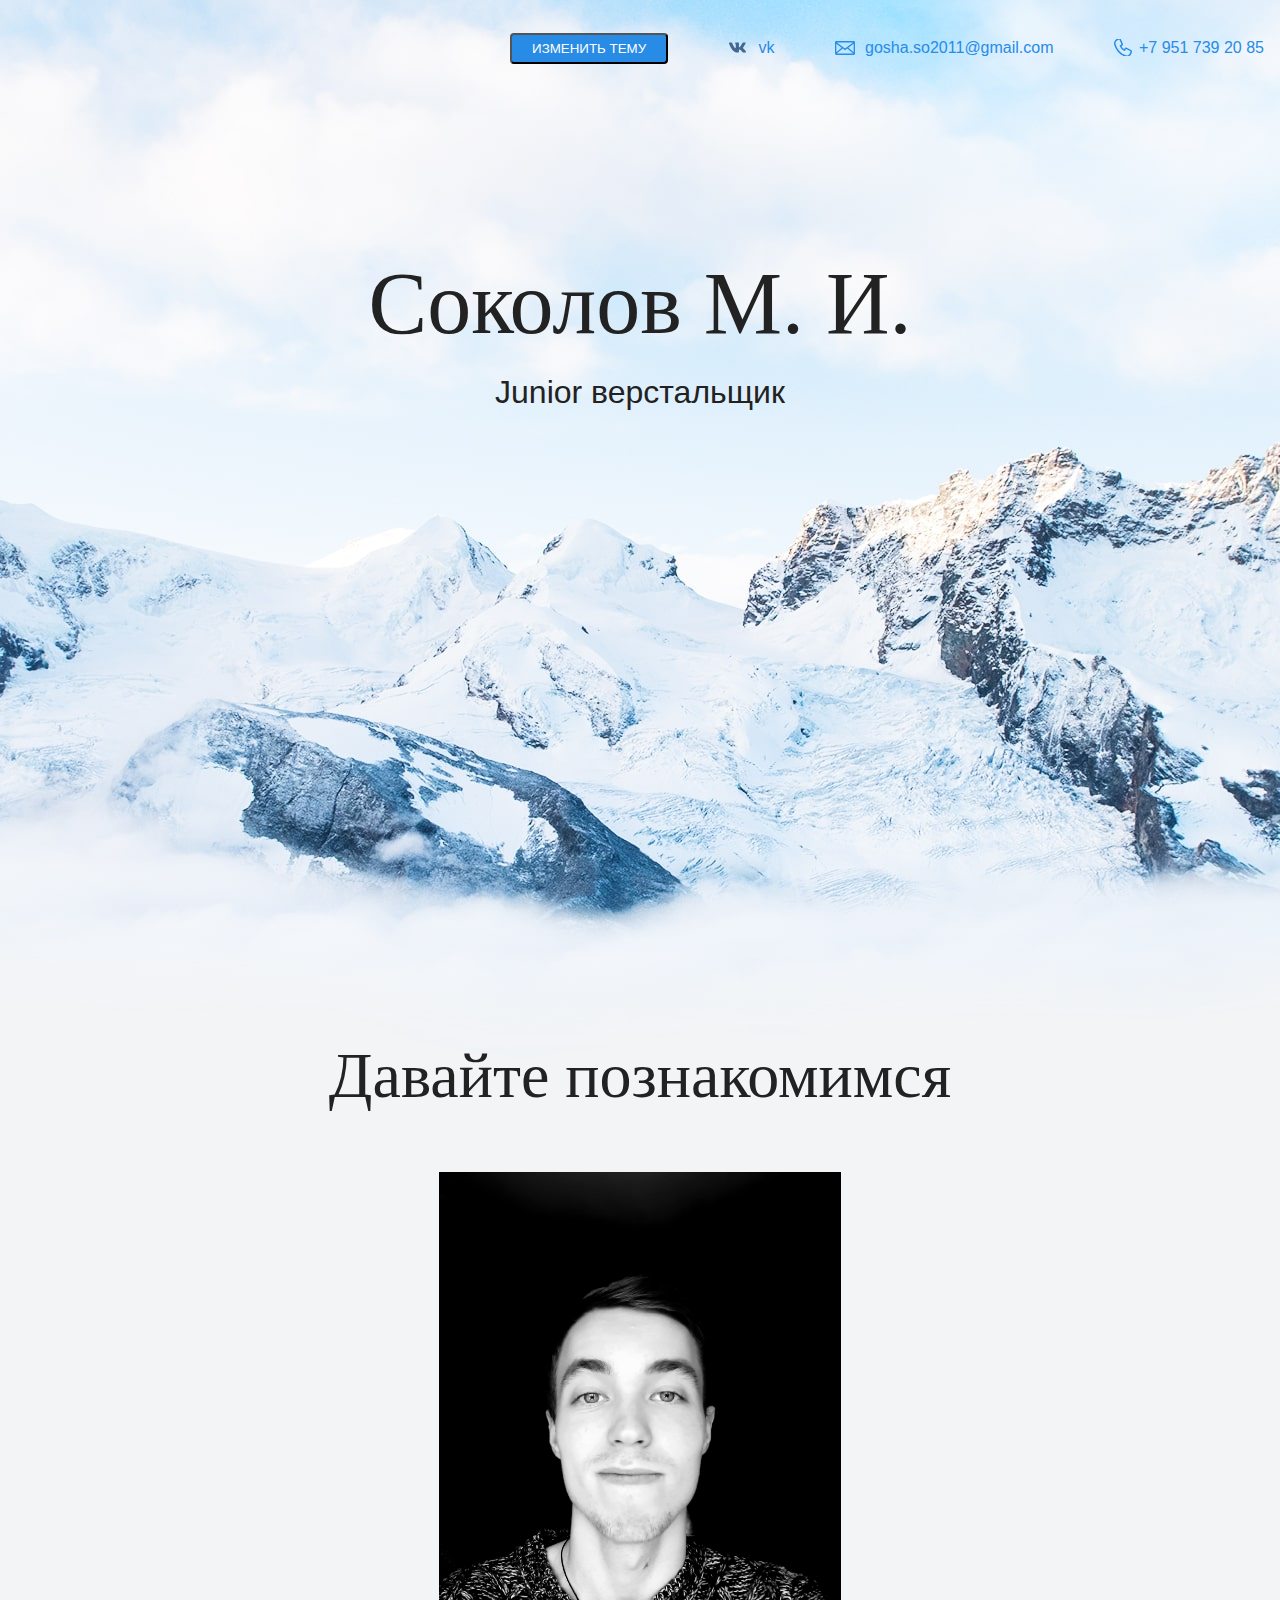
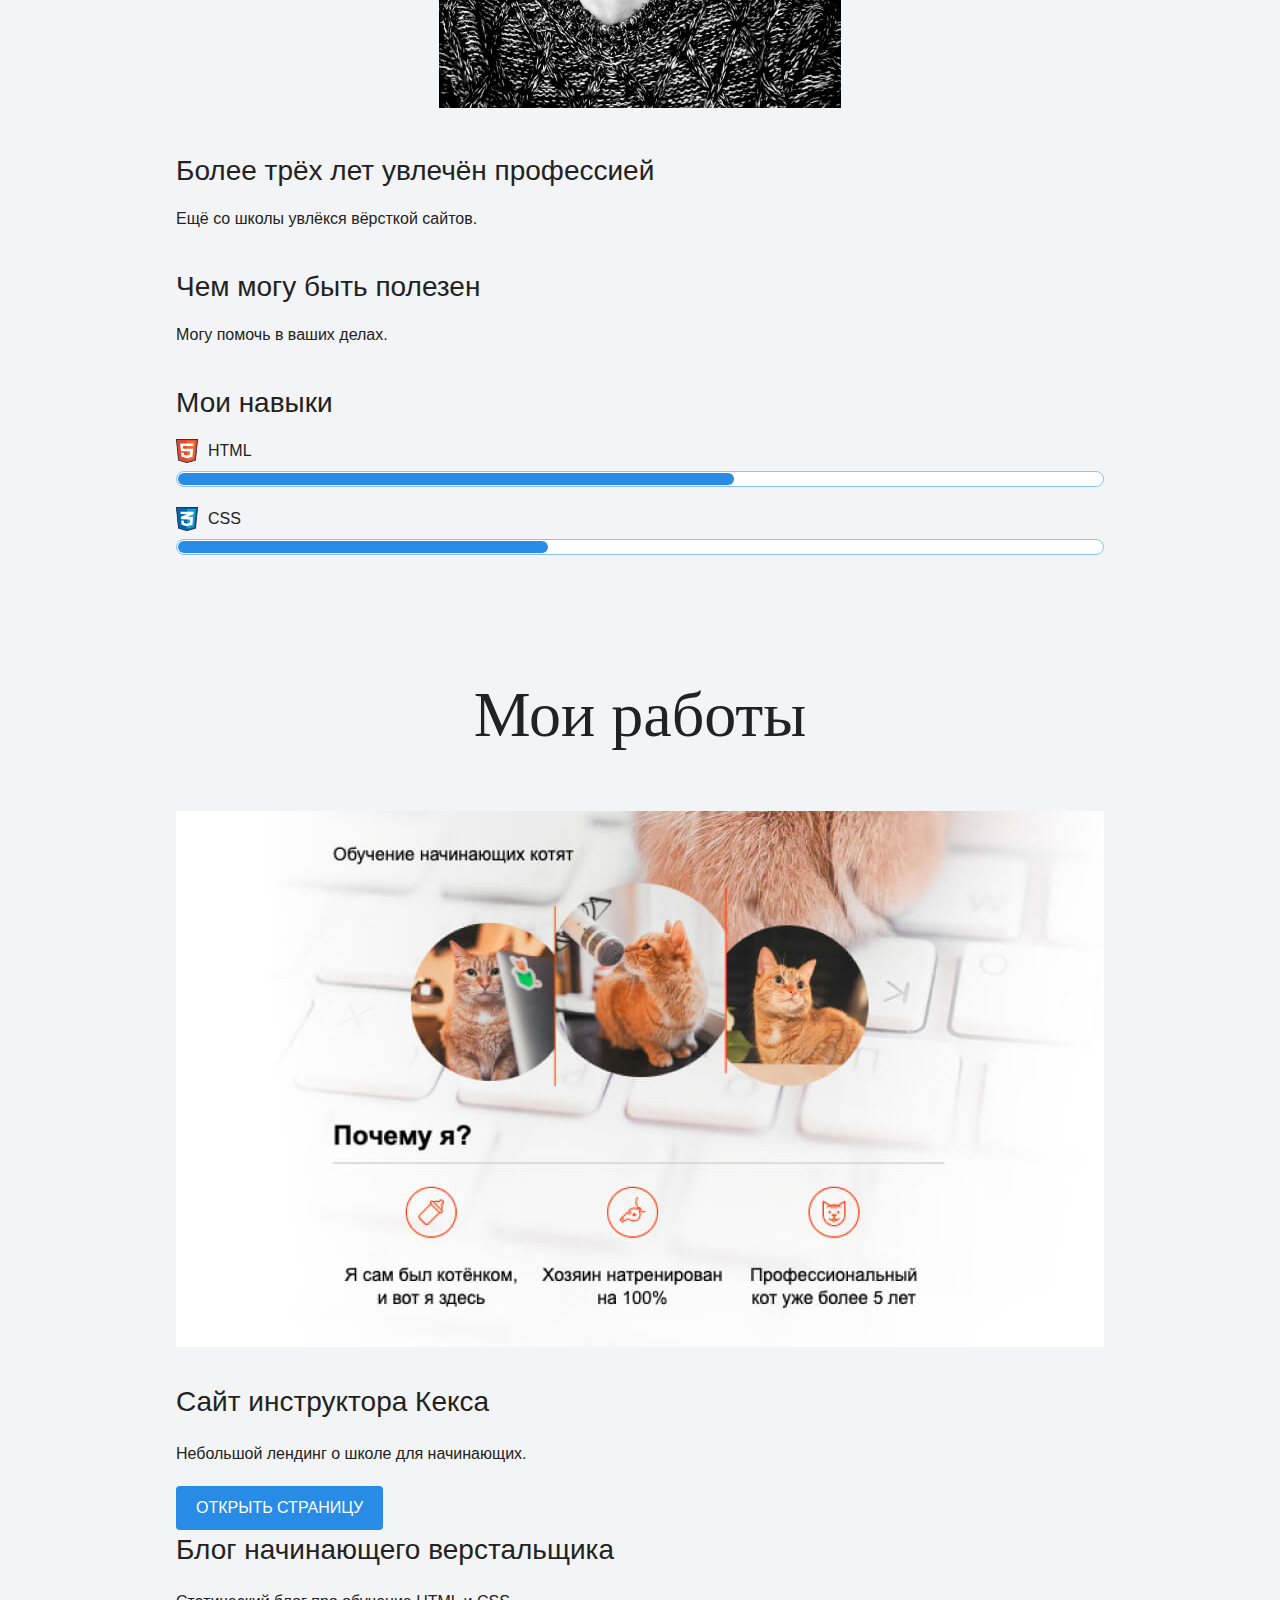
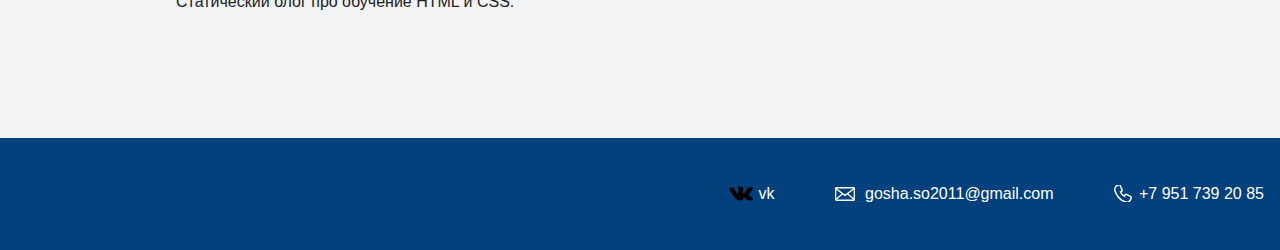
<file: index.html>
<!DOCTYPE html>
<html lang="ru">
  <head>
    <meta name="viewport" content="width=device-width, initial-scale=1">
    <meta charset="UTF-8">
    <link rel="stylesheet" href="style.css">
    <title>Портфолио Junior верстальщика</title>
  </head>

  <body class="page light-theme">
    <header class="page-header">
      <div class="container">
        <button class="theme-button" type="button">Изменить тему</button>
        <a class="header-vk" href="https://www.vk.com/mikle_sokoloff" target="_blank">vk</a>
        <a class="header-email" href="mailto:gosha.so2011@gmail.com">gosha.so2011@gmail.com</a>
        <a class="header-phone" href="tel:+79517392085">+7 951 739 20 85</a>
      </div>
    </header>

    <section class="hero-image">
      <div class="container">
        <h1 class="heading">Соколов М. И.</h1>
        <p>Junior верстальщик</p>
      </div>
    </section>

    <section class="intro">
      <div class="container">
        <h2 class="subheading">Давайте познакомимся</h2>
        <figure class="user-image">
          <img src="files/user.jpg" height="536" alt="Моя фотография">
        </figure>
        <div>
          <h3>Более трёх лет увлечён профессией</h3>
          <p>Ещё со школы увлёкся вёрсткой сайтов.</p>
        </div>
        <div>
          <h3>Чем могу быть полезен</h3>
          <p>Могу помочь в ваших делах.</p>
        </div>
        <div class="skills">
          <h3>Мои навыки</h3>
          <dl class="skills-list">
            <dt class="skill-html">HTML</dt>
            <dd class="level"><div style="width: 60%;">60%</div></dd>
            <dt class="skill-css">CSS</dt>
            <dd class="level"><div style="width: 40%">40%</div></dd>
          </dl>
        </div>
      </div>
    </section>

    <section class="portfolio">
      <div class="container">
        <h2 class="subheading">Мои работы</h2>
        
        <figure class="project-image">
          <img src="files/project.jpg" width="928" height="536" alt="Сайт инструктора Кекса">
        </figure>
        <h3>Сайт инструктора Кекса</h3>
        <p>Небольшой лендинг о школе для начинающих.</p>
        <a class="button" href="source/project/index.html">Открыть страницу</a>

        <h3>Блог начинающего верстальщика</h3>
        <p>Статический блог про обучение HTML и CSS.</p>
      </div>
      </section>

    <footer class="page-footer">
      <div class="container">
        <a class="footer-vk" href="https://www.vk.com/mikle_sokoloff">vk</a>
        <a class="footer-email" href="mailto:gosha.so2011@gmail.com">gosha.so2011@gmail.com</a>
        <a class="footer-phone" href="tel:+79517392085">+7 951 739 20 85</a>
      </div>
    </footer>
    <script src="script.js"></script>
  </body>
</html>
</file>
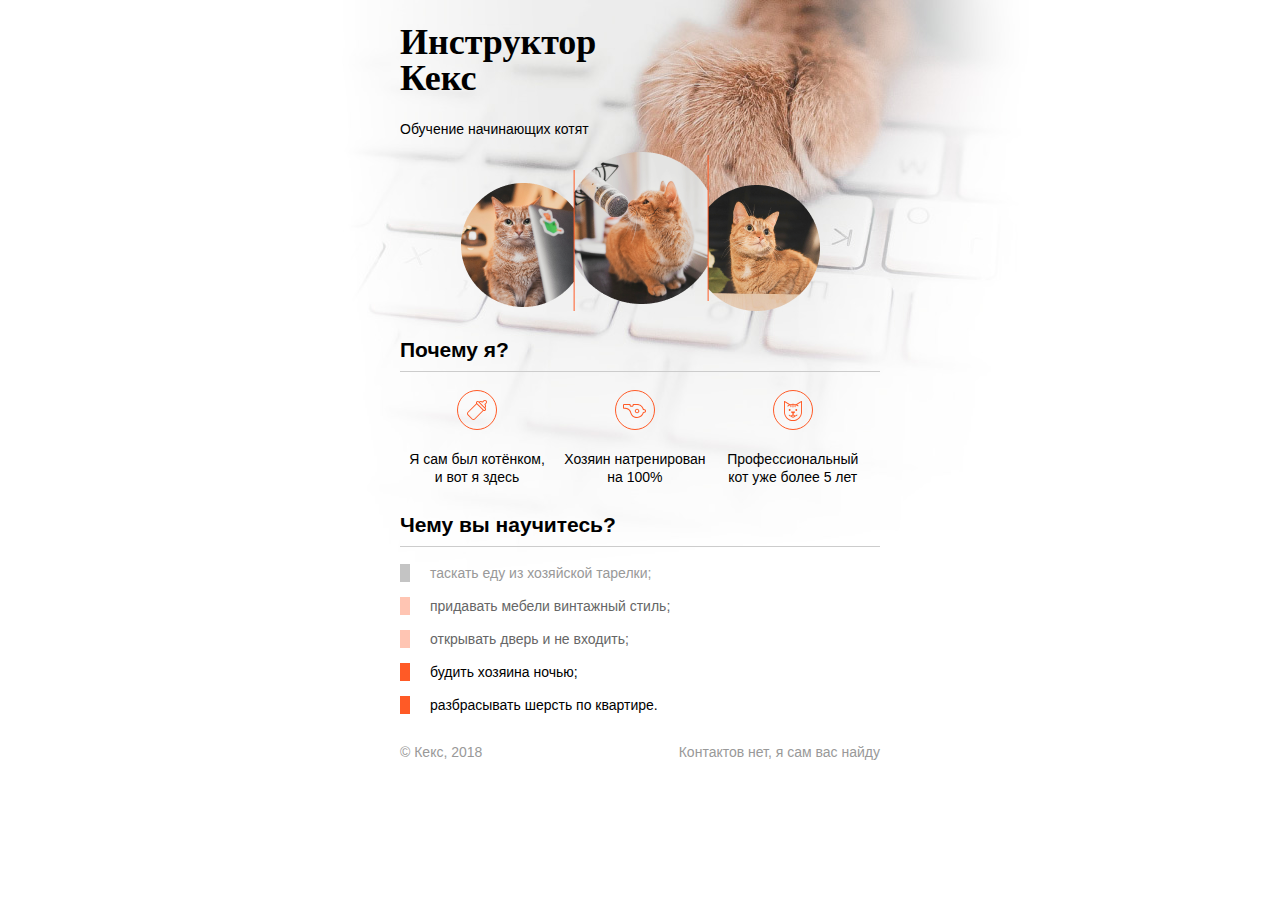
<file: source/project/index.html>
<!DOCTYPE html>
<html lang="ru">
  <head>
    <meta charset="utf-8">
    <title>Инструктор Кекс</title>
    <link rel="stylesheet" href="style.css">
  </head>
  <body>
    <div class="container">
      <header class="site-header">
        <h1>Инструктор Кекс</h1>
        <p>Обучение начинающих котят</p>
        <img src="img/keks.png">
      </header>

      <section class="features">
        <h2>Почему я?</h2>
        <p class="feature-kitten">Я сам был котёнком, и вот я здесь</p>
        <p class="feature-train">Хозяин натренирован на 100%</p>
        <p class="feature-cat">Профессиональный кот уже более 5 лет</p>
      </section>

      <section class="skills">
        <h2>Чему вы научитесь?</h2>
        <ul class="skills-list">
          <li class="skills-item">таскать еду из хозяйской тарелки;</li>
          <li class="skills-item standart">придавать мебели винтажный стиль;</li>
          <li class="skills-item standart">открывать дверь и не входить;</li>
          <li class="skills-item vip">будить хозяина ночью;</li>
          <li class="skills-item vip">разбрасывать шерсть по квартире.</li>
        </ul>
      </section>

      <footer class="site-footer">
        <p>© Кекс, 2018</p>
        <p>Контактов нет, я сам вас найду</p>
      </footer>
    </div>
  </body>
</html>
</file>
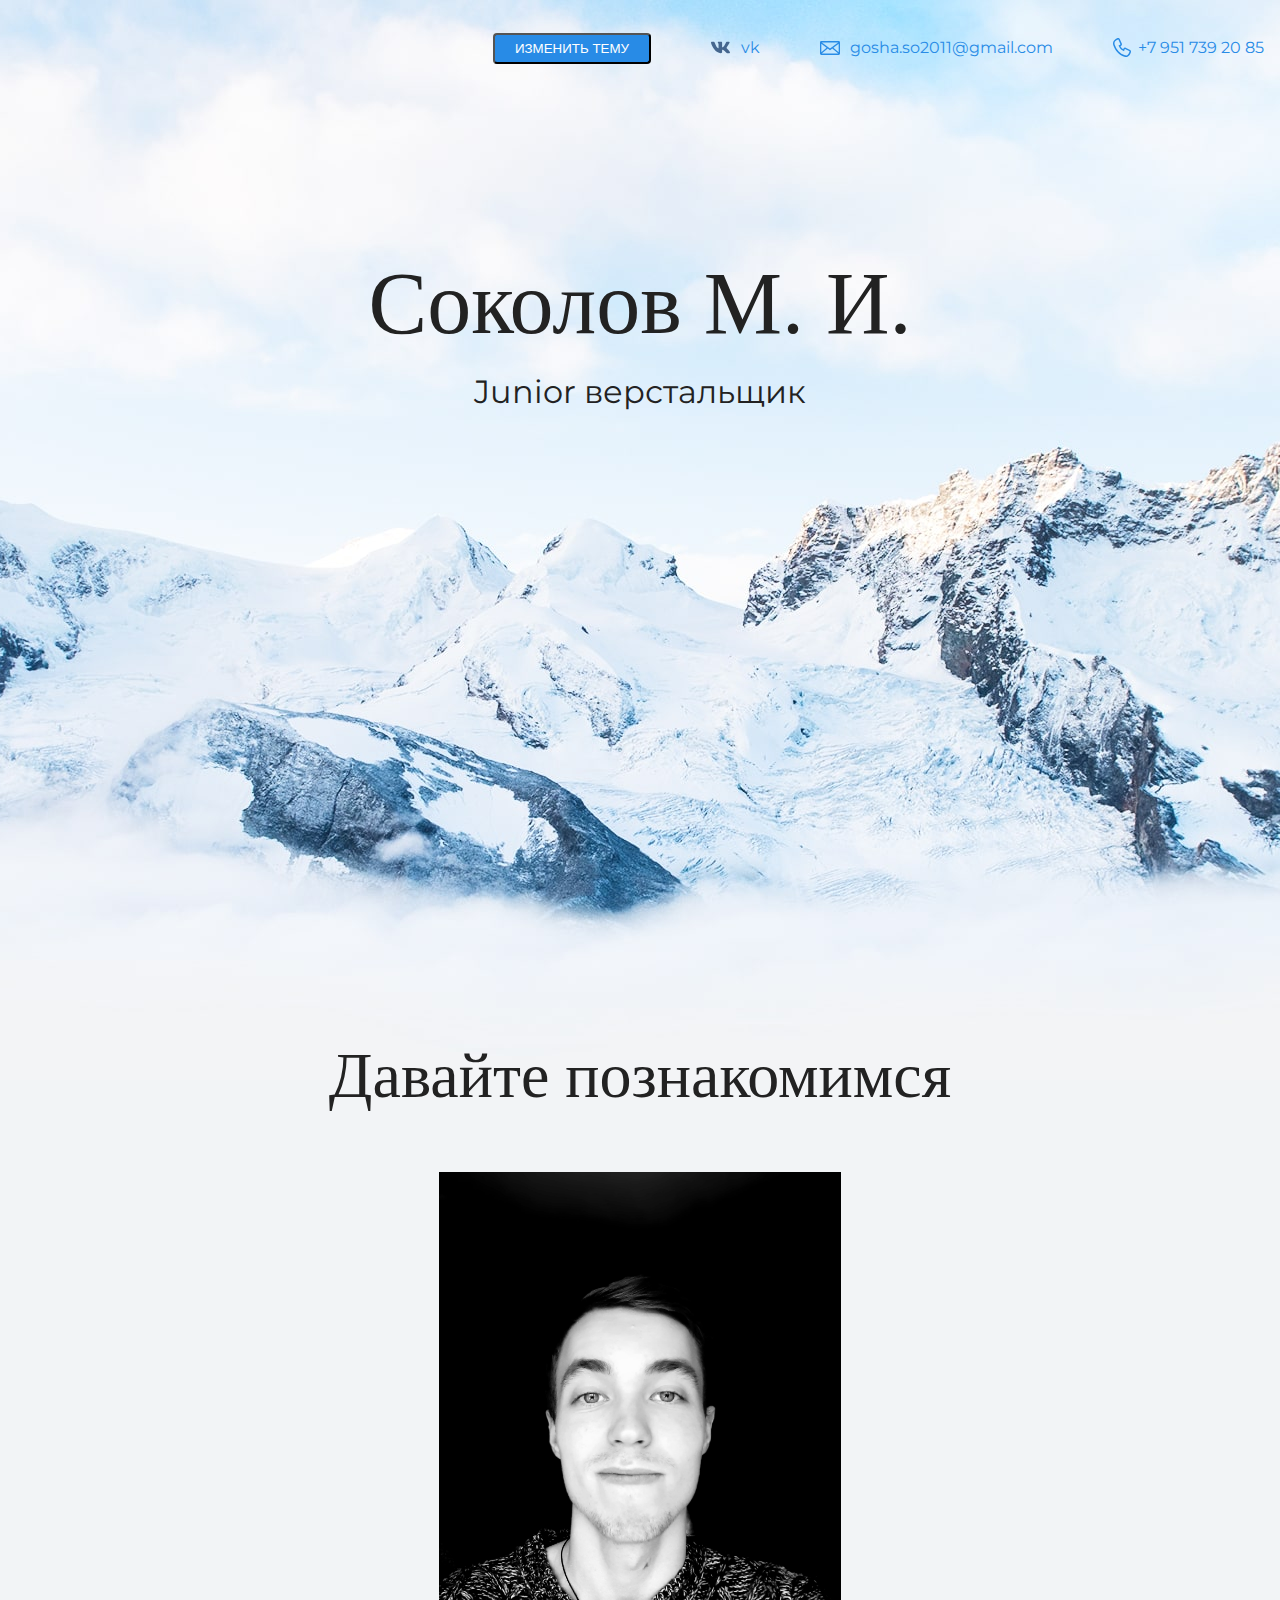
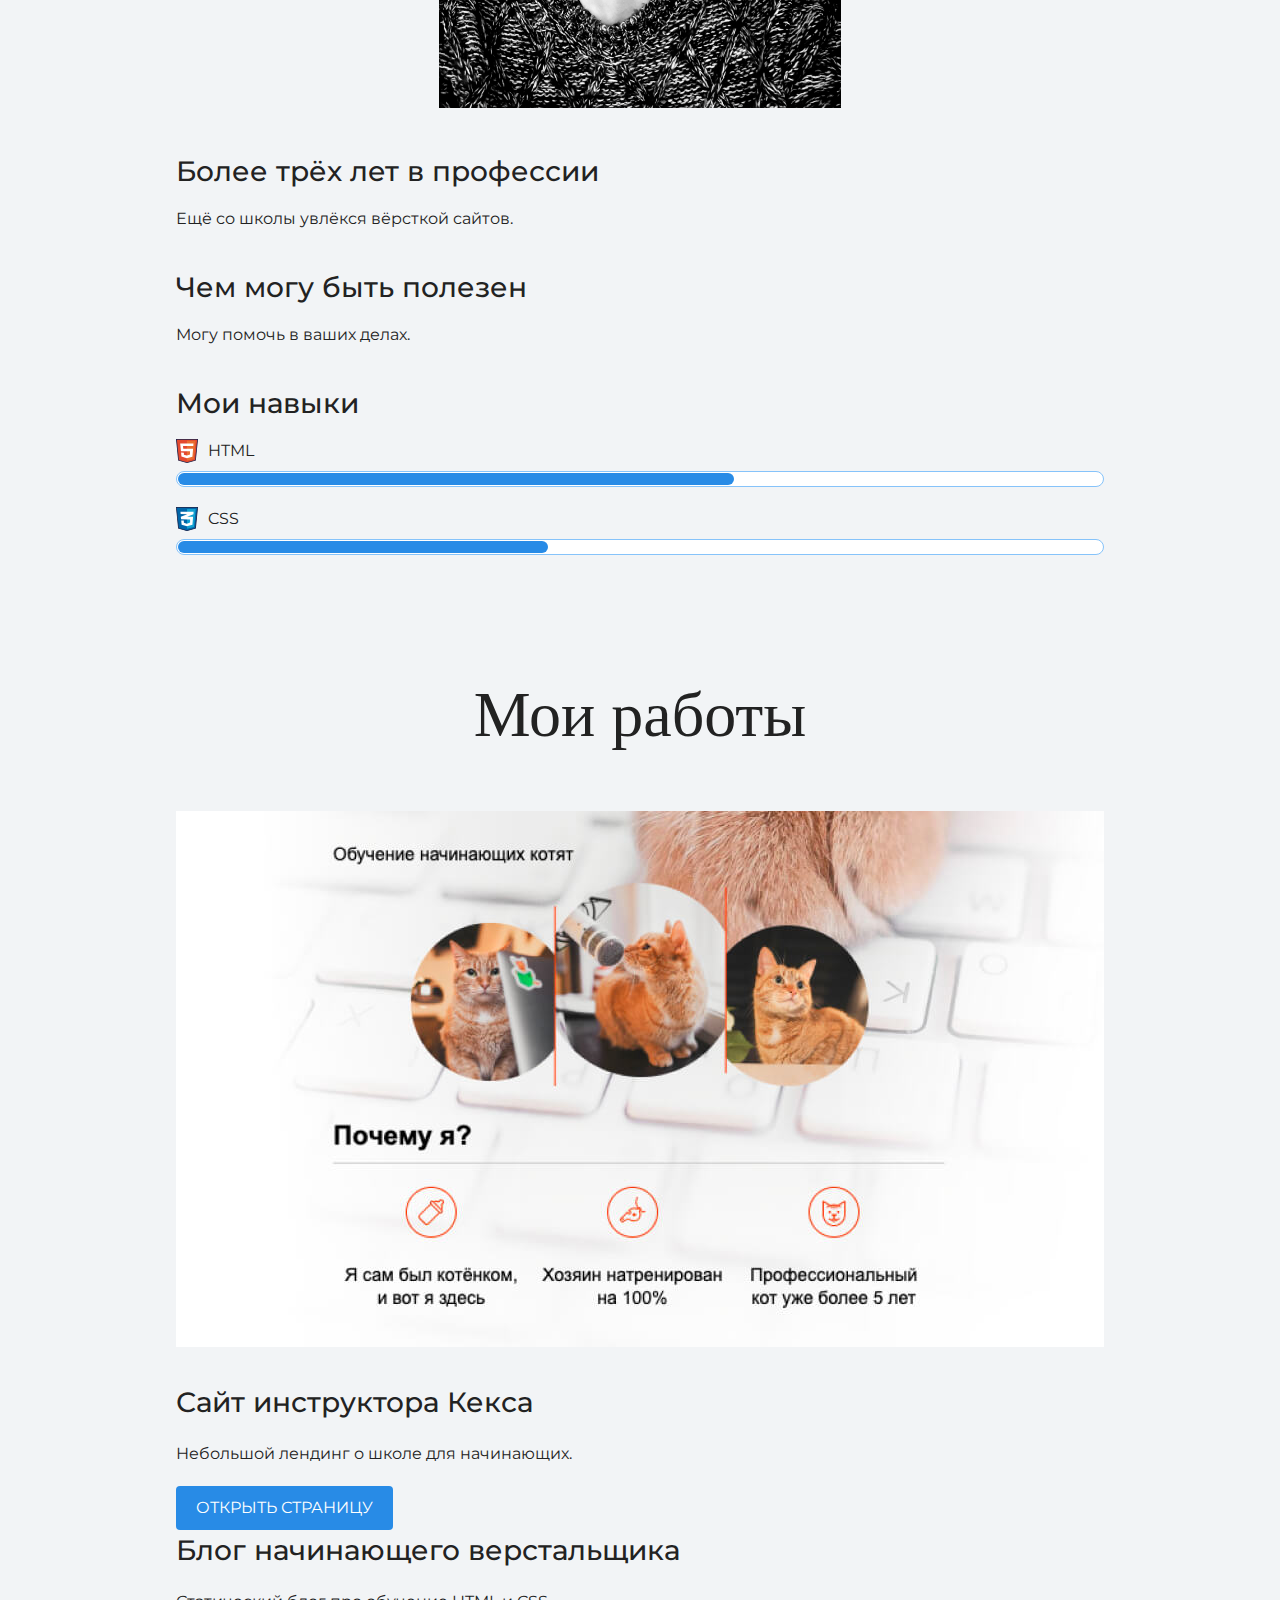
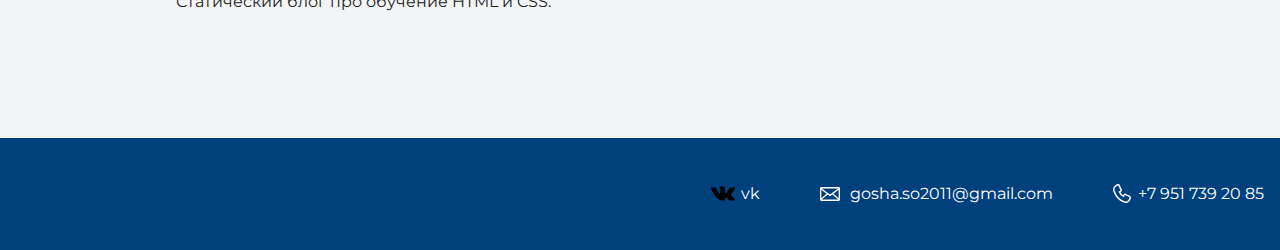
<file: index2.html>
<!DOCTYPE html>
<html lang="ru">
  <head>
    <meta charset="UTF-8">
    <link rel="stylesheet" href="style2.css">
    <link href="https://fonts.googleapis.com/css?family=Montserrat:400,500,700|Old+Standard+TT&display=swap&subset=cyrillic" rel="stylesheet">
    <title>Портфолио Junior верстальщика</title>
  </head>

  <body class="page light-theme">
    <header class="page-header">
      <div class="container">
        <button class="theme-button" type="button">Изменить тему</button>
        <a class="header-vk" href="https://www.vk.com/mikle_sokoloff" target="_blank">vk</a>
        <a class="header-email" href="mailto:gosha.so2011@gmail.com">gosha.so2011@gmail.com</a>
        <a class="header-phone" href="tel:+79517392085">+7 951 739 20 85</a>
      </div>
    </header>

    <section class="hero-image">
      <div class="container">
        <h1 class="heading">Соколов М. И.</h1>
        <p>Junior верстальщик</p>
      </div>
    </section>

    <section class="intro">
      <div class="container">
        <h2 class="subheading">Давайте познакомимся</h2>
        <figure class="user-image">
          <img src="files/user.jpg" height="536" alt="Моя фотография">
        </figure>
        <div>
          <h3>Более трёх лет в профессии</h3>
          <p>Ещё со школы увлёкся вёрсткой сайтов.</p>
        </div>
        <div>
          <h3>Чем могу быть полезен</h3>
          <p>Могу помочь в ваших делах.</p>
        </div>
        <div class="skills">
          <h3>Мои навыки</h3>
          <dl class="skills-list">
            <dt class="skill-html">HTML</dt>
            <dd class="level"><div style="width: 60%;">60%</div></dd>
            <dt class="skill-css">CSS</dt>
            <dd class="level"><div style="width: 40%">40%</div></dd>
          </dl>
        </div>
      </div>
    </section>

    <section class="portfolio">
      <div class="container">
        <h2 class="subheading">Мои работы</h2>
        
        <figure class="project-image">
          <img src="files/project.jpg" width="928" height="536" alt="Сайт инструктора Кекса">
        </figure>
        <h3>Сайт инструктора Кекса</h3>
        <p>Небольшой лендинг о школе для начинающих.</p>
        <a class="button" href="source/project/index.html">Открыть страницу</a>

        <h3>Блог начинающего верстальщика</h3>
        <p>Статический блог про обучение HTML и CSS.</p>
      </div>
      </section>

    <footer class="page-footer">
      <div class="container">
        <a class="footer-vk" href="https://www.vk.com/mikle_sokoloff">vk</a>
        <a class="footer-email" href="mailto:gosha.so2011@gmail.com">gosha.so2011@gmail.com</a>
        <a class="footer-phone" href="tel:+79517392085">+7 951 739 20 85</a>
      </div>
    </footer>
    <script src="script.js"></script>
  </body>
</html>
</file>
<file: style.css>
body {
  margin: 0;
  min-width: 960px;
  font-family: "Montserrat", "Helvetica", "Arial", sans-serif;
  font-size: 16px;
  line-height: 32px;
  background-repeat: no-repeat;
  background-position: top center;
}
/*light-theme*/

.light-theme {
  color: #222222;
  background-color: #f2f4f6;
  background-image: url("img/hero-bg.jpg");
}

.container {
  max-width: 928px;
  margin: 0 auto;
  padding: 0 16px;
}

.light-theme .page-header {
  margin: 0 0 160px;
  padding: 32px 0 32px;
}

.page-header .container,
.page-footer .container {
  max-width: 1408px;
  text-align: right;
}

.light-theme .page-header a {
  margin-left: 56px;
  color: #288be6;
  text-decoration: none;
  background-repeat: no-repeat;
  background-position: left;
}

.header-vk {
  padding-left: 30px;
  background-image: url("img/icon-vk-header.svg");
}

.light-theme .header-email {
  padding-left: 30px;
  background-image: url("img/icon-email-header.svg");
}

.light-theme .header-phone {
  padding-left: 25px;
  background-image: url("img/icon-phone-header.svg");
}

.light-theme .hero-image {
  margin-bottom: 620px;
}

.hero-image .container {
  max-width: 1408px;
  text-align: center;
}

.light-theme .heading {
  margin: 0 0 16px;
  font-family: "Old Standard TT", "Times", "Times New Roman", serif;
  font-size: 88px;
  line-height: 96px;
  font-weight: 400;
}

.hero-image p {
  margin: 0;
  font-size: 32px;
  line-height: 48px;
}

.intro {
  margin: 0 0 120px;
}

.light-theme .subheading {
  margin: 0 0 56px;
  font-family: "Old Standard TT", "Times", "Times New Roman", serif;
  font-size: 64px;
  line-height: 80px;
  font-weight: 400;
  text-align: center;
}

.user-image {
  margin: 0 0 32px;
  text-align: center;
}

.intro h3,
.portfolio h3 {
  margin: 0 0 12px;
  font-size: 28px;
  line-height: 40px;
  font-weight: 500;
}

.intro p {
  margin: 0 0 32px;
}

.skills-list {
  margin: 0;
  padding: 0;
}

.skills-list dt {
  padding-left: 32px;
  background-repeat: no-repeat;
  background-position: left;
}

.light-theme .skill-html {
  background-image: url("img/icon-html.svg");
}

.light-theme .skill-css {
  background-image: url("img/icon-css.svg");
}

.light-theme .level {
  margin: 4px 0 16px;
  padding: 0;
  height: 14px;
  font-size: 0;
  background-color: #ffffff;
  border: 1px solid #86c3fa;
  border-radius: 8px;
}

.light-theme .level div {
  margin: 1px;
  height: 12px;
  background-color: #288be6;
  border-radius: 6px;
}

.portfolio {
  margin: 0 0 120px;
}

.projects {
  margin: 0;
  padding: 0;
  list-style: none;
}

.projects li {
  margin: 0 0 80px;
}

.project-image {
  margin: 0 0 24px;
  text-align: center;
}

.projects p {
  margin: 0 0 24px;
}

.light-theme .button {
  padding: 6px 20px;
  display: inline-block;
  vertical-align: baseline;
  text-decoration: none;
  text-transform: uppercase;
  border-radius: 4px;
  background-color: #288be6;
  color: #ffffff;
}

.light-theme .page-footer {
  padding: 40px 0;
  background-color: #00417d;
  color: #ffffff;
}

.light-theme .page-footer a {
  margin-left: 56px;
  color: inherit;
  text-decoration: none;
  background-repeat: no-repeat;
  background-position: left;
}

 .footer-vk {
  padding-left: 30px;
  background-image: url("img/icon-vk-footer.svg");
}

.light-theme .footer-email {
  padding-left: 30px;
  background-image: url("img/icon-email-footer.svg");
}

.light-theme .footer-phone {
  padding-left: 25px;
  background-image: url("img/icon-phone-footer.svg");
}

.light-theme .theme-button {
  padding: 6px 20px;
  display: inline-block;
  vertical-align: baseline;
  text-decoration: none;
  text-transform: uppercase;
  border-radius: 4px;
  background-color: #288be6;
  color: #ffffff;
}

.light-theme .theme-button:focus,
.light-theme .theme-button:hover {
  color: #ffffff;
  background-color: #6653d9;
}

/*dark theme*/

.dark-theme {
  color: #f2f2f2;
  background-color: #080208;
  background-image: url("img-dark/hero-bg.jpg");
}

.dark-theme .page-header {
  margin: 0 0 180px;
  padding: 32px 0 32px;
}

.dark-theme .page-header a {
  margin-left: 56px;
  color: #fea18d;
  text-decoration: none;
  background-repeat: no-repeat;
  background-position: left;
}

.dark-theme .header-email {
  padding-left: 30px;
  background-image: url("img-dark/icon-email.svg");
}

.dark-theme .header-phone {
  padding-left: 25px;
  background-image: url("img-dark/icon-phone.svg");
}

.dark-theme .hero-image {
  margin-bottom: 480px;
}

.dark-theme .heading {
    margin: 0 0 24px;
    font-size: 80px;
    line-height: 96px;
  }

.dark-theme .subheading {
    margin: 0 0 56px;
    font-size: 56px;
    line-height: 80px;
    text-align: center;
  }

.dark-theme .skill-html {
    background-image: url("img-dark/icon-html.svg");
  }
  
.dark-theme .skill-css {
    background-image: url("img-dark/icon-css.svg");
  }
  
.dark-theme .level {
    margin: 4px 0 16px;
    padding: 0;
    height: 14px;
    font-size: 0;
    background-color: #080208;
    border: 1px solid #712073;
    border-radius: 8px;
  }
  
.dark-theme .level div {
    margin: 1px;
    height: 12px;
    background-color: #fea18d;
    border-radius: 6px;
  }
.dark-theme .button {
    padding: 6px 20px;
    display: inline-block;
    vertical-align: baseline;
    text-decoration: none;
    text-transform: uppercase;
    border-radius: 4px;
    background-color: #712073;
    color: #ffffff;
  }
  
.dark-theme .page-footer {
    padding: 40px 0;
    background-color: #260c26;
  }
  
.dark-theme .page-footer a {
    margin-left: 56px;
    color: #fea18d;
    text-decoration: none;
    background-repeat: no-repeat;
    background-position: left;
  }
  
.dark-theme .footer-email {
    padding-left: 30px;
    background-image: url("img-dark/icon-email.svg");
  }
  
.dark-theme .footer-phone {
    padding-left: 25px;
    background-image: url("img-dark/icon-phone.svg");
  }

  .dark-theme .theme-button {
    padding: 6px 20px;
    display: inline-block;
    vertical-align: baseline;
    text-decoration: none;
    text-transform: uppercase;
    border-radius: 4px;
    background-color: #712073;
    color: #ffffff;
  }
    
  .dark-theme .theme-button:focus,
  .dark-theme .theme-button:hover {
    color: #17161a;
    background-color: #9484f2;
  }
</file>
<file: source/project/style.css>
body {
  padding: 0;
  font-family: "Arial", sans-serif;
  font-size: 14px;
  line-height: 18px;
  color: #000000;
  background: #ffffff url("img/keks-background.jpg") no-repeat 50% 0;
}

h1 {
  width: 260px;
  font-family: "Georgia", serif;
  font-size: 36px;
  line-height: 36px;
}

h2 {
  padding-bottom: 12px;
  border-bottom: 1px solid #cccccc;
}

.site-header {
  margin-bottom: 30px;
}

.skills-item {
  margin-bottom: 15px;
  padding-left: 20px;
  border-left: 10px solid #c4c4c4;
  color: #999999;
}

.standart {
  border-color: #ffc5b3;
  color: #666666;
}

/* Добавьте правило ниже */

.vip {
  border-color: #ff5a26;
  color: #000000;
}

.container {
  width: 480px;
  margin: 0 auto;
}

.site-header img {
  display: block;
  margin: 0 auto;
}

.features {
  margin-bottom: 30px;
}

.features p {
  display: inline-block;
  vertical-align: top;
  width: 30%;
  margin: 0 5px;
  text-align: center;
  background-repeat: no-repeat;
  background-position: center top;
}

.feature-kitten {
  padding-top: 60px;
  background-image: url("img/bottle.svg");
}

.feature-cat {
  padding-top: 60px;
  background-image: url("img/cat.svg");
}

.feature-train {
  padding-top: 60px;
  background-image: url("img/whistle.svg");
}

.skills-list {
  padding: 0;
  list-style: none;
}

.site-footer {
  display: flex;
  justify-content: space-between;
  color: #999999;
}
</file>
<file: style2.css>
body {
  margin: 0;
  min-width: 960px;
  font-family: "Montserrat", "Helvetica", "Arial", sans-serif;
  font-size: 16px;
  line-height: 32px;
  background-repeat: no-repeat;
  background-position: top center;
}
/*light-theme*/

.light-theme {
  color: #222222;
  background-color: #f2f4f6;
  background-image: url("img/hero-bg.jpg");
}

.container {
  max-width: 928px;
  margin: 0 auto;
  padding: 0 16px;
}

.light-theme .page-header {
  margin: 0 0 160px;
  padding: 32px 0 32px;
}

.page-header .container,
.page-footer .container {
  max-width: 1408px;
  text-align: right;
}

.light-theme .page-header a {
  margin-left: 56px;
  color: #288be6;
  text-decoration: none;
  background-repeat: no-repeat;
  background-position: left;
}

.header-vk {
  padding-left: 30px;
  background-image: url("img/icon-vk-header.svg");
}

.light-theme .header-email {
  padding-left: 30px;
  background-image: url("img/icon-email-header.svg");
}

.light-theme .header-phone {
  padding-left: 25px;
  background-image: url("img/icon-phone-header.svg");
}

.light-theme .hero-image {
  margin-bottom: 620px;
}

.hero-image .container {
  max-width: 1408px;
  text-align: center;
}

.light-theme .heading {
  margin: 0 0 16px;
  font-family: "Old Standard TT", "Times", "Times New Roman", serif;
  font-size: 88px;
  line-height: 96px;
  font-weight: 400;
}

.hero-image p {
  margin: 0;
  font-size: 32px;
  line-height: 48px;
}

.intro {
  margin: 0 0 120px;
}

.light-theme .subheading {
  margin: 0 0 56px;
  font-family: "Old Standard TT", "Times", "Times New Roman", serif;
  font-size: 64px;
  line-height: 80px;
  font-weight: 400;
  text-align: center;
}

.user-image {
  margin: 0 0 32px;
  text-align: center;
}

.intro h3,
.portfolio h3 {
  margin: 0 0 12px;
  font-size: 28px;
  line-height: 40px;
  font-weight: 500;
}

.intro p {
  margin: 0 0 32px;
}

.skills-list {
  margin: 0;
  padding: 0;
}

.skills-list dt {
  padding-left: 32px;
  background-repeat: no-repeat;
  background-position: left;
}

.light-theme .skill-html {
  background-image: url("img/icon-html.svg");
}

.light-theme .skill-css {
  background-image: url("img/icon-css.svg");
}

.light-theme .level {
  margin: 4px 0 16px;
  padding: 0;
  height: 14px;
  font-size: 0;
  background-color: #ffffff;
  border: 1px solid #86c3fa;
  border-radius: 8px;
}

.light-theme .level div {
  margin: 1px;
  height: 12px;
  background-color: #288be6;
  border-radius: 6px;
}

.portfolio {
  margin: 0 0 120px;
}

.projects {
  margin: 0;
  padding: 0;
  list-style: none;
}

.projects li {
  margin: 0 0 80px;
}

.project-image {
  margin: 0 0 24px;
  text-align: center;
}

.projects p {
  margin: 0 0 24px;
}

.light-theme .button {
  padding: 6px 20px;
  display: inline-block;
  vertical-align: baseline;
  text-decoration: none;
  text-transform: uppercase;
  border-radius: 4px;
  background-color: #288be6;
  color: #ffffff;
}

.light-theme .page-footer {
  padding: 40px 0;
  background-color: #00417d;
  color: #ffffff;
}

.light-theme .page-footer a {
  margin-left: 56px;
  color: inherit;
  text-decoration: none;
  background-repeat: no-repeat;
  background-position: left;
}

 .footer-vk {
  padding-left: 30px;
  background-image: url("img/icon-vk-footer.svg");
}

.light-theme .footer-email {
  padding-left: 30px;
  background-image: url("img/icon-email-footer.svg");
}

.light-theme .footer-phone {
  padding-left: 25px;
  background-image: url("img/icon-phone-footer.svg");
}

.light-theme .theme-button {
  padding: 6px 20px;
  display: inline-block;
  vertical-align: baseline;
  text-decoration: none;
  text-transform: uppercase;
  border-radius: 4px;
  background-color: #288be6;
  color: #ffffff;
}

.light-theme .theme-button:focus,
.light-theme .theme-button:hover {
  color: #ffffff;
  background-color: #6653d9;
}

/*dark theme*/

.dark-theme {
  color: #f2f2f2;
  background-color: #080208;
  background-image: url("img-dark/hero-bg.jpg");
}

.dark-theme .page-header {
  margin: 0 0 180px;
  padding: 32px 0 32px;
}

.dark-theme .page-header a {
  margin-left: 56px;
  color: #fea18d;
  text-decoration: none;
  background-repeat: no-repeat;
  background-position: left;
}

.dark-theme .header-email {
  padding-left: 30px;
  background-image: url("img-dark/icon-email.svg");
}

.dark-theme .header-phone {
  padding-left: 25px;
  background-image: url("img-dark/icon-phone.svg");
}

.dark-theme .hero-image {
  margin-bottom: 480px;
}

.dark-theme .heading {
    margin: 0 0 24px;
    font-size: 80px;
    line-height: 96px;
  }

.dark-theme .subheading {
    margin: 0 0 56px;
    font-size: 56px;
    line-height: 80px;
    text-align: center;
  }

.dark-theme .skill-html {
    background-image: url("img-dark/icon-html.svg");
  }
  
.dark-theme .skill-css {
    background-image: url("img-dark/icon-css.svg");
  }
  
.dark-theme .level {
    margin: 4px 0 16px;
    padding: 0;
    height: 14px;
    font-size: 0;
    background-color: #080208;
    border: 1px solid #712073;
    border-radius: 8px;
  }
  
.dark-theme .level div {
    margin: 1px;
    height: 12px;
    background-color: #fea18d;
    border-radius: 6px;
  }
.dark-theme .button {
    padding: 6px 20px;
    display: inline-block;
    vertical-align: baseline;
    text-decoration: none;
    text-transform: uppercase;
    border-radius: 4px;
    background-color: #712073;
    color: #ffffff;
  }
  
.dark-theme .page-footer {
    padding: 40px 0;
    background-color: #260c26;
  }
  
.dark-theme .page-footer a {
    margin-left: 56px;
    color: #fea18d;
    text-decoration: none;
    background-repeat: no-repeat;
    background-position: left;
  }
  
.dark-theme .footer-email {
    padding-left: 30px;
    background-image: url("img-dark/icon-email.svg");
  }
  
.dark-theme .footer-phone {
    padding-left: 25px;
    background-image: url("img-dark/icon-phone.svg");
  }

  .dark-theme .theme-button {
    padding: 6px 20px;
    display: inline-block;
    vertical-align: baseline;
    text-decoration: none;
    text-transform: uppercase;
    border-radius: 4px;
    background-color: #712073;
    color: #ffffff;
  }
    
  .dark-theme .theme-button:focus,
  .dark-theme .theme-button:hover {
    color: #17161a;
    background-color: #9484f2;
  }
</file>
